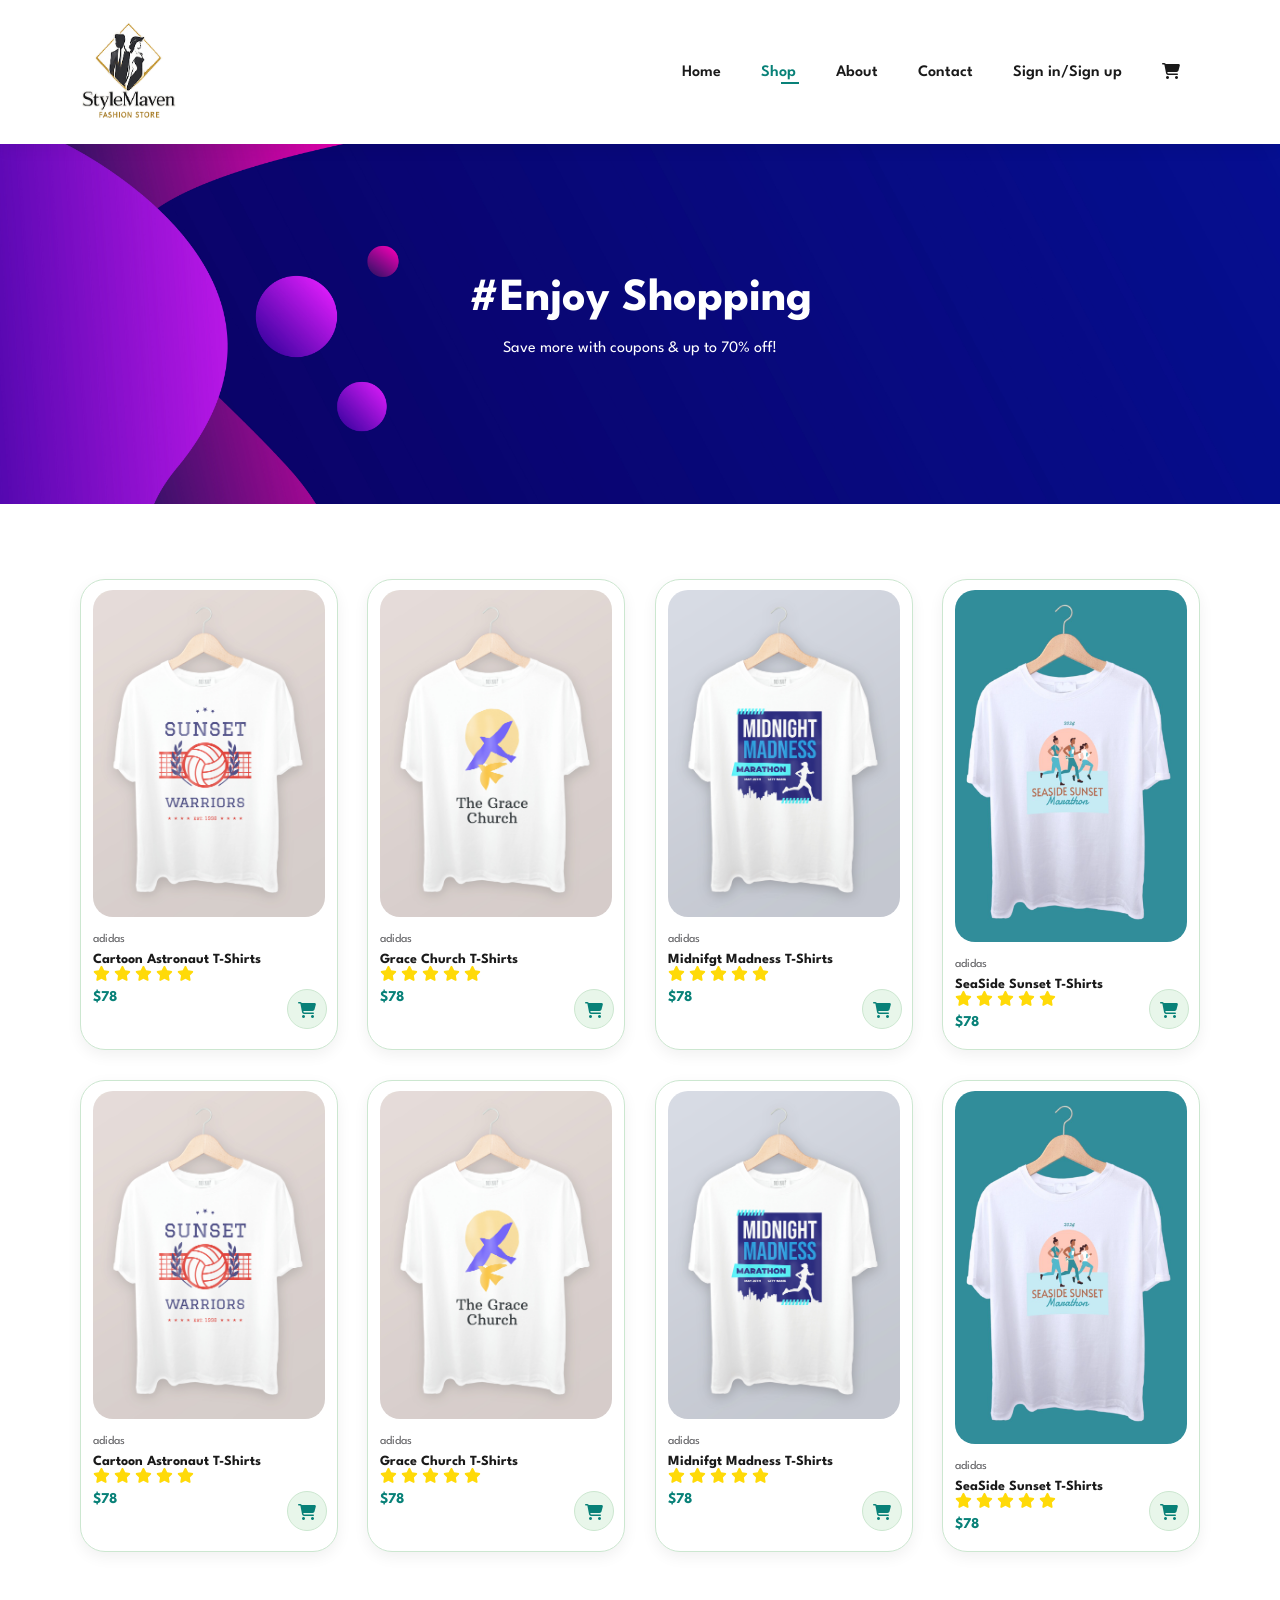
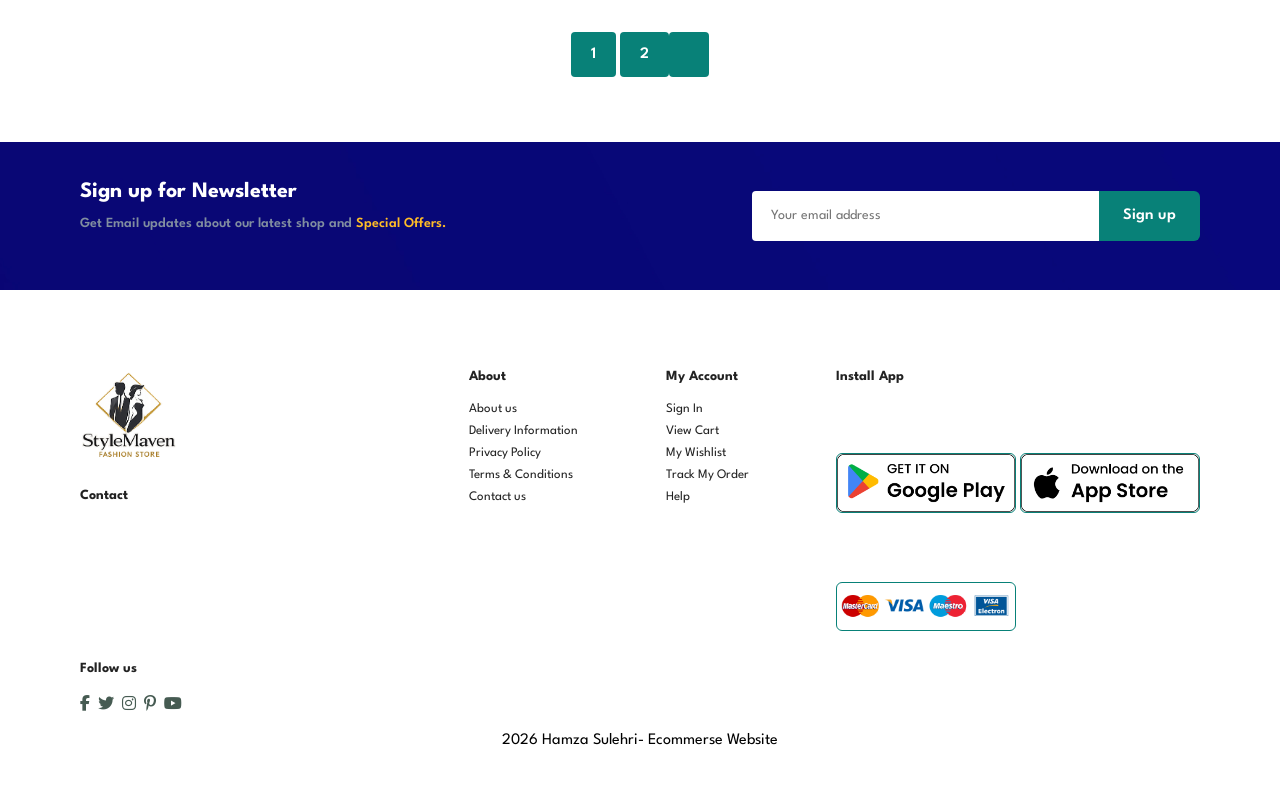
<file: shop.html>
<!DOCTYPE html>

<html>
  <head>
    <meta charset="utf-8">
    <meta http-equiv="X-UA-Compatible" content="IE=edge">
    <title></title>
    <meta name="description" content="">
    <meta name="viewport" content="width=device-width, initial-scale=1">
    <link rel="stylesheet" href="style.css">
    <link rel="stylesheet" href="https://cdnjs.cloudflare.com/ajax/libs/font-awesome/6.5.1/css/all.min.css"/>
  </head>
  <body>
    <section id="header">
      <a href="#"><img src="images/logo.png" width="100" height="100" class="logo" alt=""></a>

      <div>
        <ul id="navbar">
          <a href="#" id="close"><i class="fa fa-times"></i></a>
      
          <li> <a  href="index.html">Home</a></li>
          <li> <a class="active" href="shop.html">Shop</a></li>
          <li> <a href="blog.html">About</a></li>
          <li> <a href="about.html">Contact</a></li>
          <li> <a href="contact.html">Sign in/Sign up</a></li>
          <li> <a id ="lg-bag" href="cart.html"><i class="fa fa-shopping-cart" aria-hidden="true"></i></a></li>


        </ul>
      </div>
      <div id="mobile">
        <a href="cart.html"><i class="fa fa-shopping-cart" aria-hidden="true"></i></a>
        <i id="bar" class="fa fa-outdent"></i>
        
        
      </div>
    </section>

    <section id ="page-header">
      <h2>#Enjoy Shopping</h2>
      <p>Save more with coupons & up to 70% off!</p>
      
    </section>


    <section id="product1" class="section-p1">
      <div class="pro-container">
        <div class='pro'>
          <img src="images/products/p1.jpg" alt="">
          <div class="des">
              <span>adidas</span>
              <h5>Cartoon Astronaut T-Shirts</h5>
              <div class="star">
                <i class="fas fa-star"> </i>
                <i class="fas fa-star"> </i>
                <i class="fas fa-star"> </i>
                <i class="fas fa-star"> </i>
                <i class="fas fa-star"> </i>
              </div>
              <h4>$78</h4>
          </div>
          <a href="#"><i class="fa fa-shopping-cart cart"></i></a>
        </div>
        <div class='pro'>
          <img src="images/products/p2.jpg" alt="">
          <div class="des">
              <span>adidas</span>
              <h5>Grace Church T-Shirts</h5>
              <div class="star">
                <i class="fas fa-star"> </i>
                <i class="fas fa-star"> </i>
                <i class="fas fa-star"> </i>
                <i class="fas fa-star"> </i>
                <i class="fas fa-star"> </i>
              </div>
              <h4>$78</h4>
          </div>
          <a href="#"><i class="fa fa-shopping-cart cart"></i></a>

        </div>
        <div class='pro'>
          <img src="images/products/p3.jpg" alt="">
          <div class="des">
              <span>adidas</span>
              <h5>Midnifgt Madness T-Shirts</h5>
              <div class="star">
                <i class="fas fa-star"> </i>
                <i class="fas fa-star"> </i>
                <i class="fas fa-star"> </i>
                <i class="fas fa-star"> </i>
                <i class="fas fa-star"> </i>
              </div>
              <h4>$78</h4>
          </div>
          <a href="#"><i class="fa fa-shopping-cart cart"></i></a>

        </div>
        <div class='pro'>
          <img src="images/products/p4.png" alt="">
          <div class="des">
              <span>adidas</span>
              <h5>SeaSide Sunset T-Shirts</h5>
              <div class="star">
                <i class="fas fa-star"> </i>
                <i class="fas fa-star"> </i>
                <i class="fas fa-star"> </i>
                <i class="fas fa-star"> </i>
                <i class="fas fa-star"> </i>
              </div>
              <h4>$78</h4>
          </div>
          <a href="#"><i class="fa fa-shopping-cart cart"></i></a>

        </div>

        <div class='pro'>
          <img src="images/products/p1.jpg" alt="">
          <div class="des">
              <span>adidas</span>
              <h5>Cartoon Astronaut T-Shirts</h5>
              <div class="star">
                <i class="fas fa-star"> </i>
                <i class="fas fa-star"> </i>
                <i class="fas fa-star"> </i>
                <i class="fas fa-star"> </i>
                <i class="fas fa-star"> </i>
              </div>
              <h4>$78</h4>
          </div>
          <a href="#"><i class="fa fa-shopping-cart cart"></i></a>
        </div>
        <div class='pro'>
          <img src="images/products/p2.jpg" alt="">
          <div class="des">
              <span>adidas</span>
              <h5>Grace Church T-Shirts</h5>
              <div class="star">
                <i class="fas fa-star"> </i>
                <i class="fas fa-star"> </i>
                <i class="fas fa-star"> </i>
                <i class="fas fa-star"> </i>
                <i class="fas fa-star"> </i>
              </div>
              <h4>$78</h4>
          </div>
          <a href="#"><i class="fa fa-shopping-cart cart"></i></a>

        </div>
        <div class='pro'>
          <img src="images/products/p3.jpg" alt="">
          <div class="des">
              <span>adidas</span>
              <h5>Midnifgt Madness T-Shirts</h5>
              <div class="star">
                <i class="fas fa-star"> </i>
                <i class="fas fa-star"> </i>
                <i class="fas fa-star"> </i>
                <i class="fas fa-star"> </i>
                <i class="fas fa-star"> </i>
              </div>
              <h4>$78</h4>
          </div>
          <a href="#"><i class="fa fa-shopping-cart cart"></i></a>

        </div>
        <div class='pro'>
          <img src="images/products/p4.png" alt="">
          <div class="des">
              <span>adidas</span>
              <h5>SeaSide Sunset T-Shirts</h5>
              <div class="star">
                <i class="fas fa-star"> </i>
                <i class="fas fa-star"> </i>
                <i class="fas fa-star"> </i>
                <i class="fas fa-star"> </i>
                <i class="fas fa-star"> </i>
              </div>
              <h4>$78</h4>
          </div>
          <a href="#"><i class="fa fa-shopping-cart cart"></i></a>

        </div>

      </div>

    </section>

    <section id="pagination" class ="section-p1">
        <a href="#">1</a>
        <a href="#">2</a>
        <a href="#"><i class="fal fa-long-arrow-alt-right"> </i></a>
    </section>
  
    <section id ="newsletter" class="section-p1 section-m1">
      <div class="newstext">
        <h4>Sign up for Newsletter</h4>
        <p>Get Email updates about our latest shop and <span>Special Offers.</span></p>
      </div>
      <div class ="form">
        <input type="text" placeholder="Your email address">
        <button class="normal">Sign up</button>
      </div>
    </section>

    <footer class="section-p1">
      <div class="col">
          <img class="logo" src="images/logo.png" alt="">
          <h4>Contact</h4>
          <p><strong>Address: </strong>Johar town near Unviversity of Central Punjab</p>
          <p><strong>Phone: </strong>042-44455656</p>
          <p><strong>Hours: </strong>10:00--18:00, Mon - Sat</p>
          <div class="follow">
            <h4>Follow us</h4>
            <div class="icon">
                <i class="fab fa-facebook-f"></i>
                <i class="fab fa-twitter"></i>
                <i class="fab fa-instagram"></i>
                <i class="fab fa-pinterest-p"></i>
                <i class="fab fa-youtube"></i>
            </div>
          </div>
      </div>

      <div class="col">
        <h4>About</h4>
        <a href="#">About us</a>
        <a href="#">Delivery Information</a>
        <a href="#">Privacy Policy</a>
        <a href="#">Terms & Conditions</a>
        <a href="#">Contact us</a>
      </div>

      <div class="col">
        <h4>My Account</h4>
        <a href="#">Sign In</a>
        <a href="#">View Cart</a>
        <a href="#">My Wishlist</a>
        <a href="#">Track My Order</a>
        <a href="#">Help</a>
      </div>

      <div class="col install">
        <h4>Install App</h4>
        <p>From App Store or Google Play</p>
        <div class="row">
          <img src="images/googleplay.png" alt="">
          <img src="images/appstore.png" alt="">
          <p>Secure Payment Gateway</p>
          <img src="images/pay.png" alt="">
        </div>
      </div>

      <div class="copyright">
        <p1> 2026 Hamza Sulehri- Ecommerse Website</p1>
      </div>
    </footer>



    
    
    
    
    <script src="script.js"></script>
  </body>
</html>
</file>
<file: style.css>
@import url('https://fonts.googleapis.com/css2?family=Spartan:wght@100;200;300;400;500;600;700;800;900&display=swap');

* {
    margin:0;
    padding:0;
    box-sizing: border-box;
    font-family: 'Spartan', sans-serif;
}

h2{
    font-size: 46px;
    line-height: 54px;
    color: #222;
}

h4{
    font-size: 20px;
    color: #222;
}

h6{
    font-size: 14px;
    font-weight: 700;
}

h1{
    font-size: 50px;
    line-height: 64px;
    color: #222;
}

p{
    font-size: 16px;
    color: #465b52;
    margin: 15px 0 20px 0;
}

.section-p1{

    padding: 40px 80px ;
}

.section-m1{
    margin: 40px 0;
}

button.normal{
    font-size: 40px;
    font-weight: 600;
    padding: 15px 30px;
    color: #000;
    background-color: #fff;
    border-radius: 4px;
    cursor: pointer;
    border: none;
    outline: none;
    transition: 0.2s;
}

button.white{
    font-size: 13px;
    font-weight: 600;
    padding: 11px 18px;
    color: #fff;
    background-color: transparent;
    cursor: pointer;
    border: 1px solid #fff;
    outline: none;
    transition: 0.2s;
}



body{
      width: 100%;
}

/* Header Start*/

#header{
    display: flex;
    align-items: center;
    justify-content: space-between;
    padding: 20px 80px;
    background: rgba(255,255,255,.75);
    backdrop-filter: blur(18px);
    -webkit-backdrop-filter: blur(18px);
    box-shadow: 0 5px 15px rgb(0, 0, 0,0.06);
    z-index: 999;
    position: sticky;
    top: 0;
    left: 0;
    
}

#navbar{
    display: flex;
    align-items: center;
    justify-content: center;
}

#navbar li{
    list-style: none;
    padding: 0 20px;
    position: relative;
}

#navbar li a {
    text-decoration: none;
    font-size: 16px;
    font-weight: 600;
    color: #1a1a1a;
    transition: 0.3s ease;
}

#navbar li a:hover,
#navbar li a.active
 {
    color: #088178;
}

#navbar li a.active::after,
#navbar li a:hover::after{
    content: "";
    width: 50%;
    height: 2px;
    background: #088178;
    position: absolute;
    bottom: -4px;
    left: 20px;
}


#mobile{
    display: none;
    align-items: center;
}

/* Home page */

#hero{
    background-image: url("images/hero4.jpg");
    height: 90vh;
    width: 100%;
    background-size: cover;
    background-position: top 25% right 0;
    padding:0 80px;
    display: flex;
    flex-direction: column;
    align-items: flex-start;
    justify-content: center;
}

#hero h4{
    padding-bottom: 15px;
}

#hero h1{
    background: linear-gradient(
        90deg,
        #088178,
        #00d4ff,
        #088178
    );

    background-size: 300%;
    -webkit-background-clip: text;
    -webkit-text-fill-color: transparent;

    animation: gradientMove 6s linear infinite;
}

#hero button{
    background-image: url("images/buttonbg.png");
    font-weight: 800;
    font-size: medium;
    background-color: transparent;
    color: #088178;
    border: 0;
    padding: 18px 80px 14px 65px;
    background-repeat: no-repeat;
    background-size: cover;
}

#feature{
    display: flex;
    align-items: center;
    justify-content: space-between;
    flex-wrap: wrap;
}
 

#feature .fe-box{
    width: 220px;
    text-align: center;
    padding: 25px 15px;
    box-shadow: 20px 20px 34px rgb(0,0,0,0.03);
    border: 1px solid #cce7d0;
    border-radius: 4px;
    margin: 15px 0;
    transition: all .4s ease;
}

#feature .fe-box img{
    width: 100%;
    margin-bottom: 10px;
    height: auto;
}

#feature .fe-box h6{
    background-image: url("images/buttonbg.png");
    font-size: 16px;
    margin-top: 10px;
    padding:   15px 20px 10px 10px;
    background-repeat: no-repeat;
    background-size: cover;
}

#feature .fe-box:hover{
    transform:
        translateY(-12px)
        scale(1.05);

    box-shadow:
        0 25px 40px rgba(8,129,120,.15);
}

#feature .fe-box:nth-child(2) h6{
    background-image: url("images/button2.png");
    background-repeat: no-repeat;
    background-size: contain;
    background-position: center;

    display: inline-block;
    padding: 12px 25px;
    width: auto;
}


#feature .fe-box:nth-child(3) h6{
    background-image: url("images/button3.png");
    background-repeat: no-repeat;
    background-size: contain;
    background-position: center;

    display: inline-block;
    padding: 12px 25px;
    width: auto;
}

#feature .fe-box:nth-child(4) h6{
    background-image: url("images/button7.png");
    background-repeat: no-repeat;
    background-size: contain;
    background-position: center;

    display: inline-block;
    padding: 12px 25px;
    width: auto;
}

#feature .fe-box:nth-child(5) h6{
    background-image: url("images/button6.png");
    background-repeat: no-repeat;
    background-size: contain;
    background-position: center;

    display: inline-block;
    padding: 12px 25px;
    width: auto;
}

#product1{
    text-align: center;
}


#product1 .pro{
    width: 23%;
    min-width: 250px;
    padding: 10px 12px;
    border: 1px solid #cce7d0;
    border-radius: 25px;
    cursor: pointer;
    background: #fff;

    box-shadow: 0 5px 15px rgba(0,0,0,0.06);

    margin: 15px 0;
    position: relative;

    transition: 
        transform 0.4s ease,
        box-shadow 0.4s ease;
}

#product1 .pro-container{
display: flex;
justify-content: space-between;
padding-top: 20px;
flex-wrap: wrap;
}

#product1 .pro:hover{
    transform:
        translateY(-15px)
        scale(1.03);

    box-shadow:
        0 20px 50px rgba(0,0,0,.15);
}

#product1 .pro img{
    width: 100%;
    border-radius: 20px;
}

#product1 .pro .des{
    text-align: start;
    padding: 10px 0;
}

#product1 .pro .des span{
    color: #606063;
    font-size: 12px;
}
#product1 .pro .des h5{
    padding-top: 7px;
    color: #1a1a1a;
    font-size: 14px;
}

#product1 .pro .des i{
    font-size: 15px;
    color: rgb(255, 218, 8);
}

#product1 .pro .des h4{
    padding-top: 7px;
    font-size: 15px;
    font-weight: 700;
    color: #088178;
}
#product1 .pro .cart{
    width: 40px;
    height: 40px;
    line-height: 40px;
    border-radius: 50%;
    background-color: #e8f6ea;
    color: #088178;
    border: 1px solid #cce7d0;
    position: absolute;
    bottom: 20px;
    right: 10px;

}

#banner{
    display: flex;
    flex-direction: column;
    justify-content: center;
    align-items: center;
    text-align: center;
    background-image: url("images/banner.png");
    width: 100%;
    height: 80vh;
    background-size: cover;
    background-position: center;
}

#banner h4{
    padding-top: 100px;
    font-size: 16px;
}


#banner h2{
    font-size: 30px;
    padding: 10px 0;
}
#banner h2 span{
    color: #ef3636;
}

#banner button:hover{
    background: #088178;
    color: #fff;
}

#sm-banner{
    display: flex;
    justify-content: space-between;
    flex-wrap: wrap;
}



#sm-banner .banner-box{
 display: flex;
    flex-direction: column;
    justify-content: center;
    align-items: flex-start;
    background-image: url("images/sm-banner.jpg");
    min-width: 600px;
    height: 50vh;
    background-size: cover;
    background-position: center;   
    padding: 30px;
}

#sm-banner .banner-box2{
    background-image: url("images/sm-banner2.jpg");
    
}

#sm-banner h4{
    color: #fff;
    font-size: 20px;
    font-weight: 300;
}


#sm-banner h2{
    color: #fff;
    font-size: 20px;
    font-weight: 800;
}


#sm-banner span{
    color: #fff;
    font-size: 14px;
    font-weight: 500;
    padding-bottom: 15px;
}


#sm-banner .banner-box:hover button{
    background: #088178;
    border: 1px solid #088178;
}

#newsletter{
    display: flex;
    justify-content: space-between;
    flex-wrap: wrap;
    align-items: center;
    background-image: url(images/fotter_banner.jpg);
    background-repeat: no-repeat;
    background-position: 50% 30%;
    background-color: #041e42;
}
#newsletter h4{
    font-size: 22px;
    font-weight: 700;
    color: #fff;
}

#newsletter p{
    font-size: 14px;
    font-weight: 600;
    color: #818ea0;

}

#newsletter p span{
    color: #ffbd27;
}

#newsletter .form{
    display: flex;
    width: 40%;
}

#newsletter input{
    height: 3.125rem;
    padding: 0 1.25em;
    font-size: 14px;
   width: 100%;
   border: 1px solid transparent; 
   border-radius: 4px;
   outline: none;
   border-top-right-radius: 0;
    border-bottom-right-radius: 0;
}

#newsletter button{
    background-color: #088178;
    color: #fff;
    border: none;
    padding: 12px 24px;
    font-size: 16px;
    font-weight: 600;
    border-radius: 6px;
    cursor: pointer;
    transition: 0.3s ease;
    white-space: nowrap;
     border-top-left-radius: 0;
    border-bottom-left-radius: 0;
}

#newsletter button:hover{
    background-color: #066e67;
}

footer{
    display: flex;
    flex-wrap: wrap;
    justify-content: space-between;
}
footer .col{
    display: flex;
    flex-direction: column;
    align-items: flex-start;
    margin-bottom: 20px;
}
footer .logo{
    margin-bottom: 30px;
    width: 100px;
    height: auto;
}

footer h4{
    font-size: 14px;
    padding-bottom: 20px;
}

footer p{
    font-size: 13px;
    padding-bottom: 20px;
    margin: 0 0 8px 0;
}

footer a{
    font-size: 13px;
    text-decoration: none;
    color: #222;
    margin-bottom: 10px;
}

footer .follow{
    margin-top: 20px;
}

footer .follow i{
    color: #465b52;
    padding-right: 4px;
    cursor: pointer;
}

footer .install .row img{
    width: 180px;
    height: auto;
    border: 1px solid #088178;
    border-radius: 6px;
    
}

footer .install img{
    margin: 10px 0 15px 0;
}

footer .follow i:hover,
footer a:hover{
    color: #088178;
}

footer .copyright{
    width: 100%;
    text-align: center;
}

/* Shop Page*/

#page-header{
    background-image: url(images/fotter_banner.jpg);
    width: 100%;
    height: 40vh;
    background-size: cover;
    display: flex;
    justify-content: center;
    text-align: center;
    flex-direction: column;
    padding: 14px;
}
#page-header h2,p{
    color: #fff;
}

#pagination{
    text-align: center;
}
#pagination a{
    text-decoration: none;
    background-color: #088178;
    padding: 15px 20px;
    border-radius: 4px;
    color: #fff;
    font-weight: 600;
}
#pagination a i{
    font-size: 16px;
    font-weight: 600;
}

/* Single Product */
/* Product Details Page */

#prodetails{
    display: flex;
    margin-top: 20px;
    gap: 50px;
    align-items: flex-start;
}

/* Product Image */

#prodetails .single-pro-image{
    width: 40%;
}

#MainImg{
    width: 100%;
    border-radius: 20px;

    transition: 0.4s ease;
    cursor: pointer;

    box-shadow: 0 5px 20px rgba(0,0,0,0.08);
}

#MainImg:hover{
    transform: scale(1.02);
}

/* Small Images */

.small-img-group{
    display: flex;
    justify-content: space-between;
    margin-top: 15px;
}

.small-img-col{
    flex-basis: 24%;
    cursor: pointer;
    overflow: hidden;
    border-radius: 12px;
}

.small-img-col img{
    width: 100%;
    border-radius: 12px;

    transition: 0.3s ease;
}

.small-img-col img:hover{
    transform: scale(1.08);
    opacity: 0.9;
}

/* Product Details */

#prodetails .single-pro-details{
    width: 50%;
    padding-top: 20px;
}

/* Category */

#prodetails .single-pro-details h6{
    font-size: 14px;
    font-weight: 600;
    color: #088178;
    letter-spacing: 1px;
    text-transform: uppercase;
}

/* Product Title */

#prodetails .single-pro-details h4{
    padding: 15px 0;
    font-size: 28px;
    color: #222;
}

/* Price */

#prodetails .single-pro-details h2{
    font-size: 32px;
    color: #088178;
    margin-bottom: 20px;
}

/* Select Box */

#prodetails .single-pro-details select{
    display: block;

    padding: 12px 15px;
    margin-bottom: 20px;

    border: 1px solid #ccc;
    border-radius: 8px;

    font-size: 15px;
    cursor: pointer;
}

/* Quantity Input */

#prodetails .single-pro-details input{
    width: 60px;
    height: 45px;

    padding-left: 10px;
    font-size: 16px;

    margin-right: 10px;

    border: 1px solid #ccc;
    border-radius: 8px;
}

#prodetails .single-pro-details input:focus{
    outline: none;
    border-color: #088178;
}

/* Add to Cart Button */

#prodetails .single-pro-details button{
    background: #088178;
    color: #fff;

    border: none;
    padding: 14px 28px;

    font-size: 15px;
    font-weight: 600;

    border-radius: 8px;

    cursor: pointer;

    transition: 0.3s ease;
}

#prodetails .single-pro-details button:hover{
    background: #066e67;
    transform: translateY(-2px);
}

/* Product Description Heading */

#prodetails .single-pro-details span{
    line-height: 28px;
    color: #555;
    font-size: 15px;
    display: block;
    margin-top: 15px;
}

/* Responsive */

@media(max-width:799px){

    #prodetails{
        flex-direction: column;
    }

    #prodetails .single-pro-image{
        width: 100%;
    }

    #prodetails .single-pro-details{
        width: 100%;
    }
}

@media(max-width:477px){

    #prodetails{
        padding: 20px;
    }

    #prodetails .single-pro-details h4{
        font-size: 22px;
    }

    #prodetails .single-pro-details h2{
        font-size: 26px;
    }

    #prodetails .single-pro-details button{
        width: 100%;
        margin-top: 15px;
    }
}





/* Start Media Query */

@media(max-width:799px){
    .section-p1{
        padding: 40PX 40PX;
    }
    #navbar{
        display: flex;
        flex-direction: column;
        align-items: flex-start;
        justify-content: flex-start;

        position: fixed;
        top: 0;
        right: -300px;

        height: 100vh;
        width: 300px;

        background-color: #E3E6F3;
        box-shadow: 0 40px 60px rgba(0,0,0,0.1);

        padding: 80px 0 0 20px;

        transition: 0.4s ease;
        z-index: 1000;
    }

    #navbar.active{
        right: 0;
    }

    #navbar li{
        margin-bottom: 25px;
    }

    #mobile{
        display: flex;
        align-items: center;
    }

    #mobile i{
        color: #1a1a1a;
        font-size: 24px;
        padding-left: 20px;
        cursor: pointer;
    }

    #close{
    position: absolute;
    top: 30px;
    left: 30px;
    color: #222;
    font-size: 24px;
    text-decoration: none;
    }

    #header{
        padding: 20px 30px;
    }

    #hero{
        height: 70vh;
        padding: 0 30px;
        background-position: top 30% right 30%;
    }

    .section-p1{
        padding: 40px 40px;
    }

    #feature{
        justify-content: center;
        gap: 15px;
    }

    #product1 .pro-container{
        justify-content: center;
        gap: 20px;
    }
     #product1 .pro{
        margin: 15px;
     }

    #sm-banner .banner-box{
        min-width: 100%;
        height: 40vh;
        margin-bottom: 20px;
    }

    #newsletter{
        padding: 40px;
    }

    #newsletter .form{
        width: 100%;
        margin-top: 20px;
    }

    footer{
        gap: 20px;
    }

    #lg-bag{
        display: none;
    }

    #hero {

    height: 70vh;
    padding: 0px 40px;
    background-position: top 30% right 110%;
    }

    #feature{
        justify-content: center;
    }
    #feature .fe-box{
        margin: 15px 15px;
    }
}

@media (max-width: 799px){

    #header{
        padding: 20px 30px;
    }

    #navbar{
        display: flex;
        flex-direction: column;
        align-items: flex-start;
        justify-content: flex-start;

        position: fixed;
        top: 0;
        right: -300px;

        height: 100vh;
        width: 300px;

        background-color: #E3E6F3;

        box-shadow: 0 40px 60px rgba(0,0,0,0.1);

        padding: 80px 0 0 30px;

        transition: 0.4s ease;
        z-index: 999;
    }

    #navbar.active{
        right: 0;
    }

    #navbar li{
        margin-bottom: 25px;
    }

    #mobile{
        display: flex;
        align-items: center;
    }

    #mobile i{
        color: #1a1a1a;
        font-size: 24px;
        padding-left: 20px;
        cursor: pointer;
    }

    #close{
        display: initial;
        position: absolute;
        top: 30px;
        left: 30px;
        color: #222;
        font-size: 24px;
    }

    #hero{
        height: 70vh;
        padding: 0 40px;
        background-position: top 30% right 30%;
    }

    .section-p1{
        padding: 40px 40px;
    }

    #feature{
        justify-content: center;
        gap: 15px;
    }

    #feature .fe-box{
        margin: 15px;
    }

    #product1 .pro-container{
        justify-content: center;
        gap: 20px;
    }

    #sm-banner{
        gap: 20px;
    }

    #sm-banner .banner-box{
        min-width: 100%;
        height: 40vh;
    }

    #newsletter{
        padding: 40px;
    }

    #newsletter .form{
        width: 100%;
        margin-top: 20px;
    }

    footer{
        gap: 20px;
    }
}



/* =========================
   MOBILE RESPONSIVE
========================= */

@media (max-width: 477px){

    #header{
        padding: 10px 20px;
    }

    h1{
        font-size: 38px;
    }

    h2{
        font-size: 32px;
    }

    #hero{
        padding: 0 20px;
        background-position:  20%;
        height: 70vh;
    }

    .section-p1{
        padding: 20px;
    }

    #feature{
        justify-content: space-between;
    }

    #feature .fe-box{
        width: 155px;
        margin: 0 0 15px 0;
    }

    #product1 .pro{
        width: 100%;
    }

    #banner{
        height: 40vh;
    }

    #banner h2{
        font-size: 22px;
    }

    #sm-banner .banner-box{
        height: 40vh;
    }

    #newsletter{
        padding: 20px;
    }

    #newsletter .form{
        width: 100%;
        flex-direction: column;
        gap: 10px;
    }

    #newsletter input{
        width: 100%;
        border-radius: 4px;
    }

    #newsletter button{
        width: 100%;
        border-radius: 4px;
    }

    footer .copyright{
        text-align: center;
    }

    footer .install .row img{
        width: 120px;
    }
}

#close{
    display: none;
}

/* =========================
   PRODUCT DETAIL RESPONSIVE
========================= */

@media (max-width: 799px){

    #prodetails{
        display: flex;
        flex-direction: column;
        gap: 30px;
    }

    #prodetails .single-pro-image{
        width: 100%;
        margin-right: 0;
    }

    #prodetails .single-pro-details{
        width: 100%;
        padding-top: 0;
    }

    #prodetails .single-pro-details h4{
        font-size: 26px;
        line-height: 35px;
    }

    #prodetails .single-pro-details h2{
        font-size: 30px;
    }

    #prodetails .single-pro-details span{
        font-size: 15px;
        line-height: 26px;
    }

    .small-img-group{
        gap: 10px;
    }

    .small-img-col{
        flex-basis: 24%;
    }
}


/* =========================
   SMALL MOBILE DEVICES
========================= */

@media (max-width: 477px){

    #prodetails{
        padding: 20px;
        margin-top: 10px;
        gap: 20px;
    }

    #prodetails .single-pro-image{
        width: 100%;
    }

    #MainImg{
        border-radius: 15px;
    }

    .small-img-group{
        gap: 8px;
    }

    .small-img-col img{
        border-radius: 10px;
    }

    #prodetails .single-pro-details{
        width: 100%;
    }

    #prodetails .single-pro-details h6{
        font-size: 12px;
    }

    #prodetails .single-pro-details h4{
        font-size: 22px;
        line-height: 30px;
        padding: 10px 0;
    }

    #prodetails .single-pro-details h2{
        font-size: 26px;
        margin-bottom: 15px;
    }

    #prodetails .single-pro-details select{
        width: 100%;
        font-size: 14px;
        padding: 10px;
    }

    #prodetails .single-pro-details input{
        width: 100%;
        margin-bottom: 15px;
        margin-right: 0;
    }

    #prodetails .single-pro-details button{
        width: 100%;
        padding: 14px;
        font-size: 15px;
    }

    #prodetails .single-pro-details span{
        font-size: 14px;
        line-height: 24px;
    }
}

/* PREMIUM ANIMATIONS */

@keyframes gradientMove{
    0%{
        background-position:0%;
    }
    100%{
        background-position:300%;
    }
}

@keyframes heroReveal{
    from{
        opacity:0;
        transform:translateY(60px);
    }
    to{
        opacity:1;
        transform:translateY(0);
    }
}


#product1 .pro{
    opacity:0;
    transform:translateY(60px);
}

#product1 .pro.active{
    opacity:1;
    transform:translateY(0);
    transition:.8s ease;
}

#product1 .pro:nth-child(1).active{
    transition-delay:.1s;
}
#product1 .pro:nth-child(2).active{
    transition-delay:.2s;
}
#product1 .pro:nth-child(3).active{
    transition-delay:.3s;
}
#product1 .pro:nth-child(4).active{
    transition-delay:.4s;
}
#product1 .pro:nth-child(5).active{
    transition-delay:.5s;
}
#product1 .pro:nth-child(6).active{
    transition-delay:.6s;
}
#product1 .pro:nth-child(7).active{
    transition-delay:.7s;
}
#product1 .pro:nth-child(8).active{
    transition-delay:.8s;
}


/* ==========================
   SCROLL REVEAL ANIMATION
========================== */

.reveal{
    opacity: 0;
    transform: translateY(80px);
    transition: all 1s ease;
}

.reveal.active{
    opacity: 1;
    transform: translateY(0);
}

/* Left Slide */

.reveal-left{
    opacity:0;
    transform:translateX(-100px);
    transition:all 1s ease;
}

.reveal-left.active{
    opacity:1;
    transform:translateX(0);
}

/* Right Slide */

.reveal-right{
    opacity:0;
    transform:translateX(100px);
    transition:all 1s ease;
}

.reveal-right.active{
    opacity:1;
    transform:translateX(0);
}

/* Zoom Animation */

.reveal-zoom{
    opacity:0;
    transform:scale(.8);
    transition:all 1s ease;
}

.reveal-zoom.active{
    opacity:1;
    transform:scale(1);
}

#hero h4{
    animation: heroReveal .8s ease forwards;
}

#hero h2{
    animation: heroReveal 1s ease forwards;
}

#hero h1{
    animation: heroReveal 1.2s ease forwards,
               gradientMove 6s linear infinite;
}

#hero p{
    animation: heroReveal 1.4s ease forwards;
}

#hero button{
    animation: heroReveal 1.6s ease forwards;
}

#product1 .pro{
    overflow:hidden;
}

#product1 .pro img{
    transition:.6s ease;
}

#product1 .pro:hover img{
    transform:scale(1.1);
}

#navbar li a{
    position:relative;
}

#navbar li a::before{
    content:'';
    position:absolute;
    left:50%;
    bottom:-5px;
    width:0;
    height:2px;
    background:#088178;
    transition:.4s;
}

#navbar li a:hover::before{
    width:100%;
    left:0;
}
</file>
